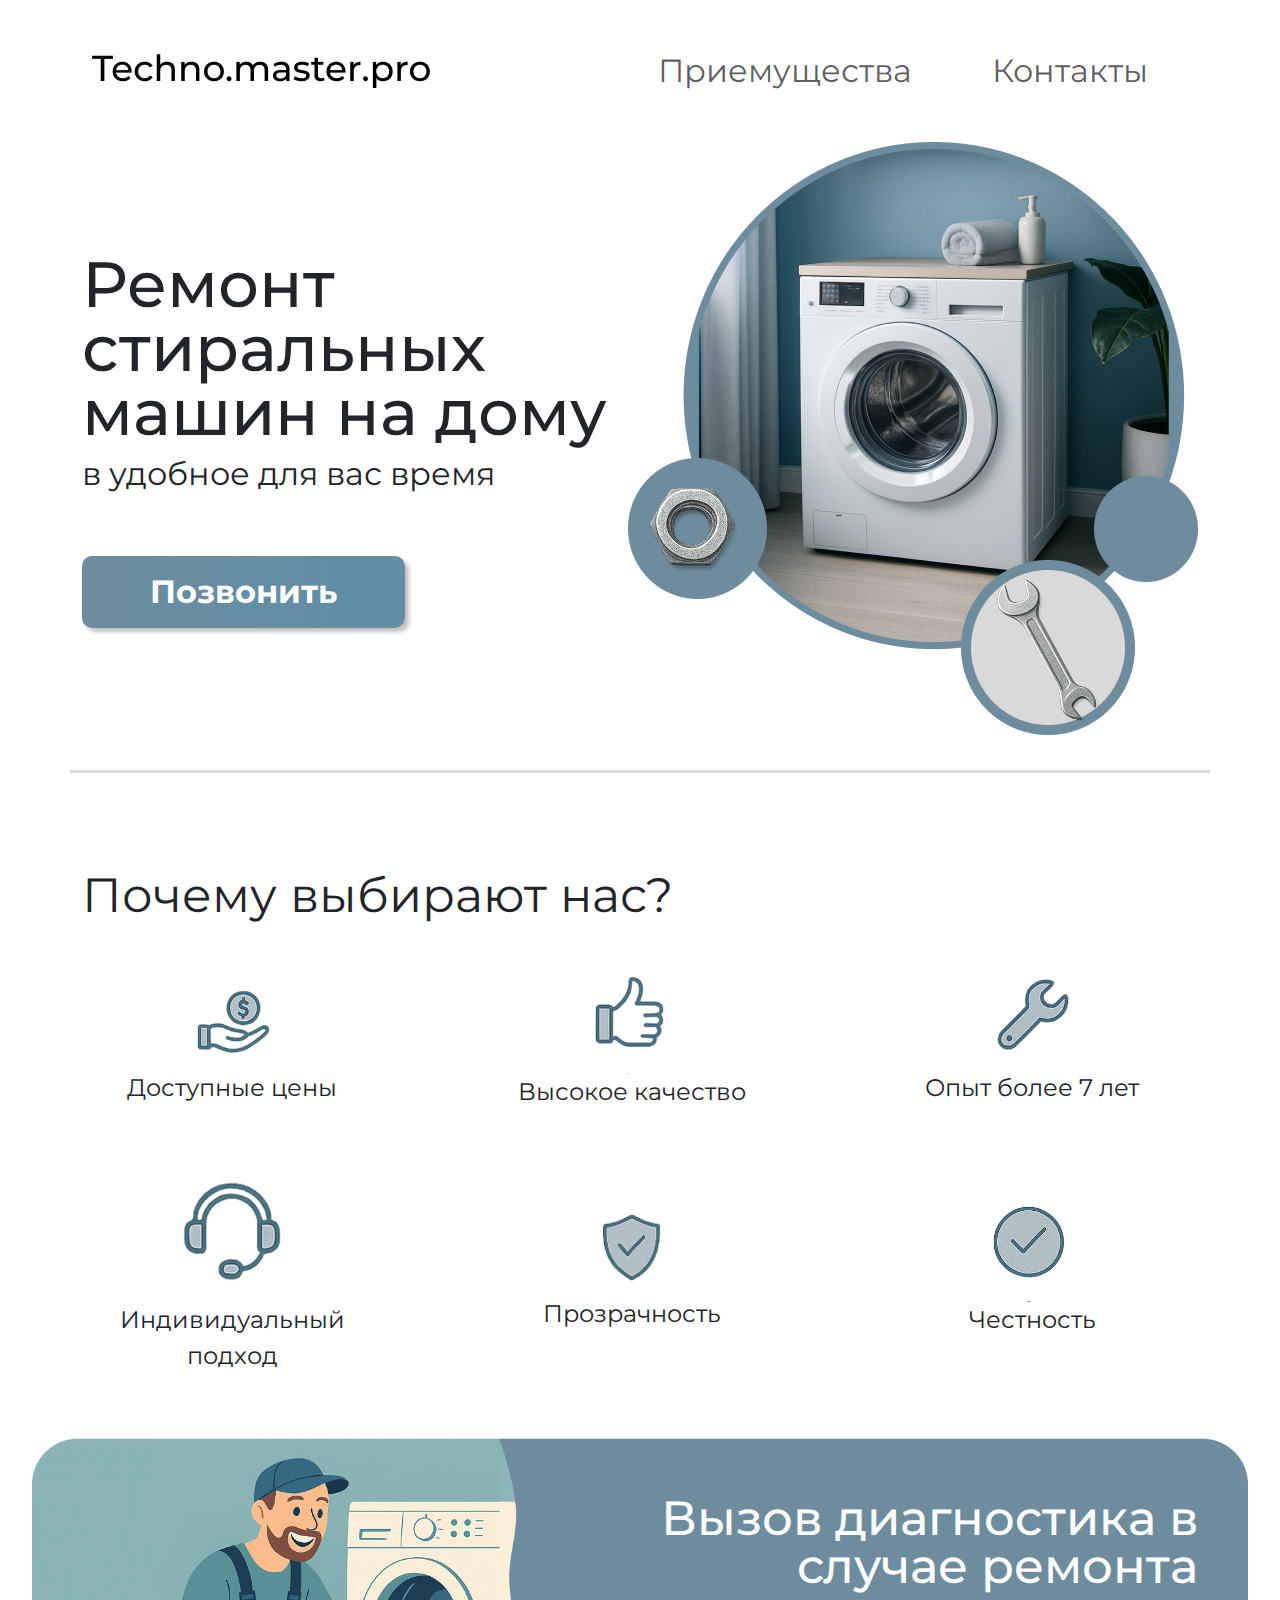
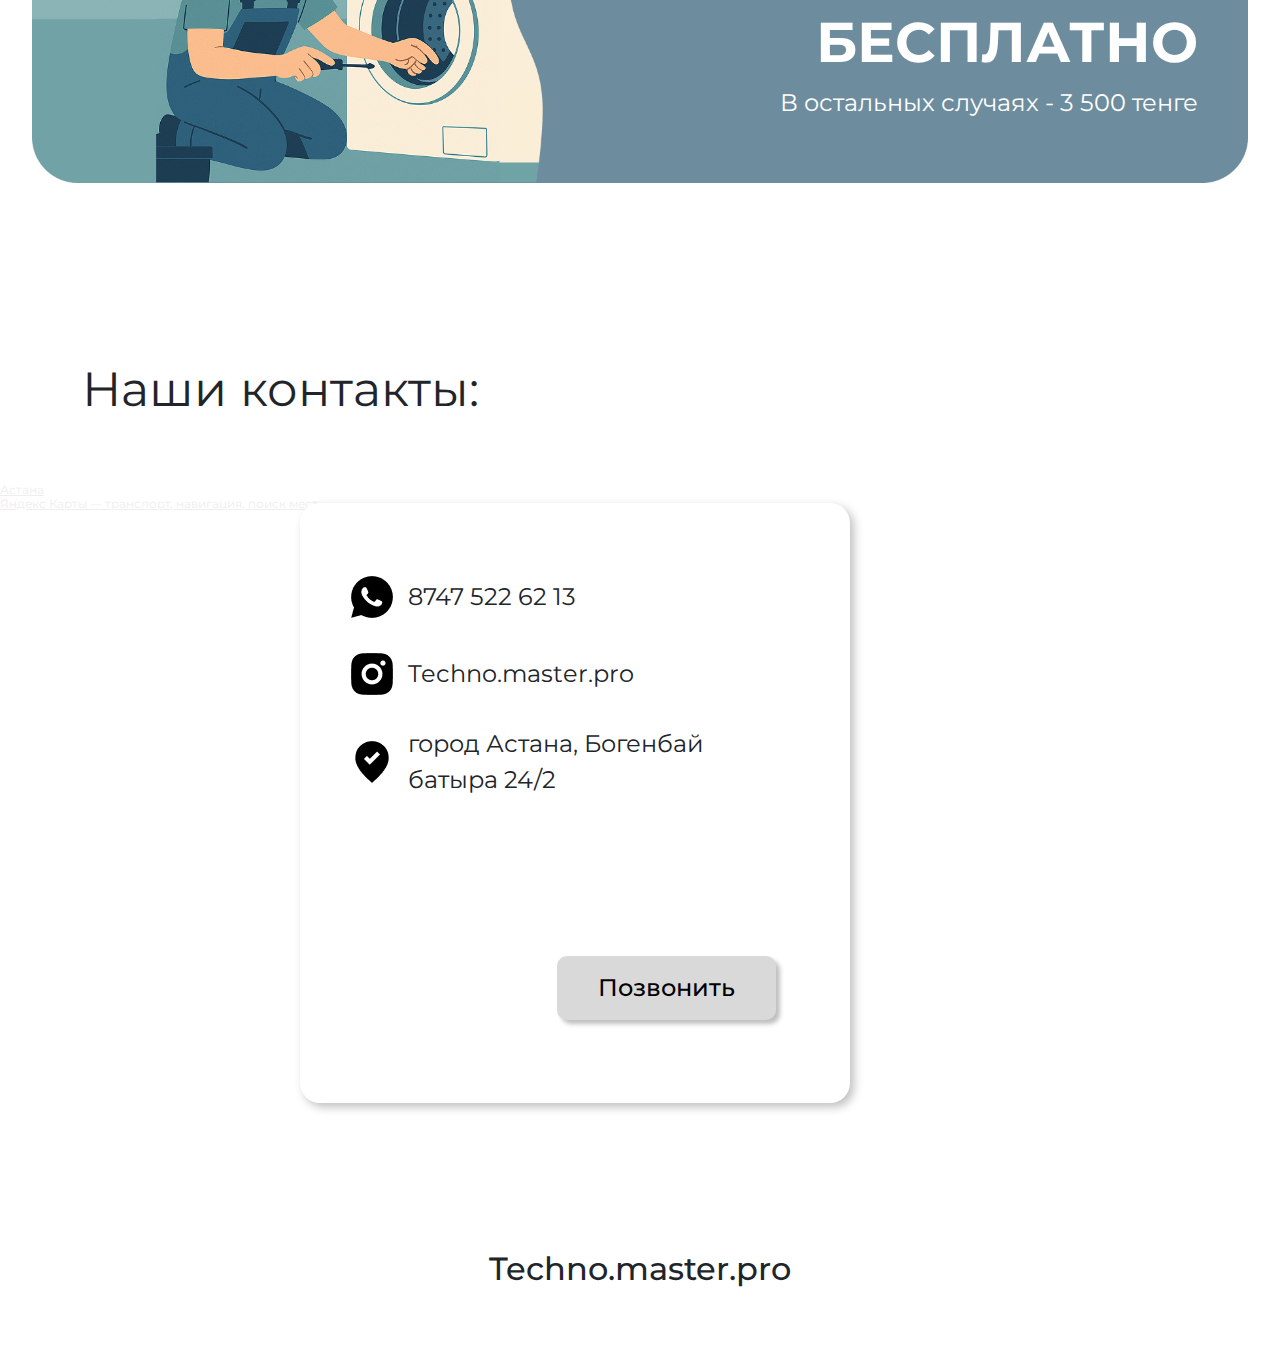
<file: index.html>
<!DOCTYPE html>
<html lang="en">

<head>
    <meta charset="UTF-8">
    <meta name="viewport" content="width=device-width, initial-scale=1.0">
    <link rel="shortcut icon" href="assets/img/logo-meta.ico">
    <title>Ремонт стиральных машин в Астане - Techno.master.pro</title>
    <meta name="description"
        content="Качественный ремонт стиральных машин по лучшим ценам в Астане. Бесплатная диагностика в случае ремонта в Казахстане.">
    <meta name="keywords"
        content="Ремонт стиральных машин, ремонт техники в Астане, диагностика стиральных машин, сломалась стиральная машина, починить стиральную машину Астана, Techno.master.pro">
    <link rel="stylesheet" href="assets/css/style.css">
    <link rel="stylesheet" href="https://cdn.jsdelivr.net/npm/bootstrap@5.3.7/dist/css/bootstrap.min.css">
</head>

<body>
    <nav class="navbar container navbar-expand-lg">
        <div class="container-fluid">
            <a class="navbar-brand" href="#">
                <img src="assets/img/logo.png" alt="logo">
            </a>
            <button class="navbar-toggler" type="button" data-bs-toggle="collapse" data-bs-target="#navbarNav"
                aria-controls="navbarNav" aria-expanded="false" aria-label="Toggle navigation">
                <span class="navbar-toggler-icon"></span>
            </button>
            <div class="collapse navbar-collapse" id="navbarNav">
                <ul class="navbar-nav">
                    <li class="nav-item">
                        <a class="nav-link" href="#why">Приемущества</a>
                    </li>
                    <li class="nav-item">
                        <a class="nav-link" href="#contacts">Контакты</a>
                    </li>
                </ul>
            </div>
        </div>
    </nav>

    <section class="banner container">
        <div class="banner__left">
            <div class="banner__header">
                Ремонт стиральных машин на дому
            </div>
            <div class="banner__description">
                в удобное для вас время
            </div>
            <button class="banner__button button">
                <a href="tel:87475226213">Позвонить</a>
            </button>
        </div>
        <div class="banner__right">
            <img src="assets/img/banner.png" alt="banner">
        </div>

    </section>

    <div class="hr container">
    </div>

    <section class="why container">
        <div class="why__header header_2" id="why">
            Почему выбирают нас?
        </div>
        <div class="why__items">
            <div class="why__items-top">
                <div class="why__item">
                    <img src="assets/img/item-4.png" alt="item-4">
                    <div class="why__item-text">Доступные цены</div>
                </div>
                <div class="why__item">
                    <img src="assets/img/item-5.png" alt="item-5">
                    <div class="why__item-text">Высокое качество</div>
                </div>
                <div class="why__item">
                    <img src="assets/img/item-6.png" alt="item-6">
                    <div class="why__item-text">Опыт более 7 лет</div>
                </div>
                <div class="why__item">
                    <img src="assets/img/item-1.png" alt="item-1">
                    <div class="why__item-text">Индивидуальный подход</div>
                </div>
                <div class="why__item">
                    <img src="assets/img/item-2.png" alt="item-2">
                    <div class="why__item-text">Прозрачность</div>
                </div>
                <div class="why__item">
                    <img src="assets/img/item-3.png" alt="item-3">
                    <div class="why__item-text">Честность</div>
                </div>
            </div>
        </div>
    </section>

    <section class="diagnostics">
        <div class="container">
            <div class="diagnostics__desk">
                <div class="diagnostics__info">
                    Вызов диагностика в <br>случае ремонта
                </div>
                <div class="diagnostics__info-free">
                    БЕСПЛАТНО
                </div>
                <div class="diagnostics__info-price">
                    В остальных случаях - 3 500 тенге
                </div>
            </div>
        </div>
        <div class="diagnostics__mobile">
            <img src="assets/img/why-mobile.png" alt="diagnostics">
        </div>

    </section>

    <section class="contacts" id="contacts">
        <div class="container">
            <div class="contacts__header header_2">
                Наши контакты:
            </div>
        </div>
        <div id="desk-map" style="position:relative;overflow:hidden;"><a
                href="https://yandex.ru/maps/163/astana/?utm_medium=mapframe&utm_source=maps"
                style="color:#eee;font-size:12px;position:absolute;top:0px;">Астана</a><a
                href="https://yandex.ru/maps/163/astana/house/bogenbay_batyr_dangghyly_24_2/Y0gYcgdhQUYBQFtrfX12cnlrZQ==/?ll=71.401835%2C51.173581&utm_medium=mapframe&utm_source=maps&z=17.12"
                style="color:#eee;font-size:12px;position:absolute;top:14px;">Яндекс Карты — транспорт, навигация, поиск
                мест</a><iframe
                src="https://yandex.ru/map-widget/v1/?ll=71.401835%2C51.173581&mode=search&ol=geo&ouri=ymapsbm1%3A%2F%2Fgeo%3Fdata%3DCgoxNDQyMjA0MjkxElLSmtCw0LfQsNKb0YHRgtCw0L0sINCQ0YHRgtCw0L3QsCwg0JHTqdCz0LXQvdCx0LDQuSDQsdCw0YLRi9GAINC00LDSo9KT0YvQu9GLLCAyNC8yIgoNvc2OQhW_sUxC&z=17.12"
                width="100%" height="700" frameborder="1" allowfullscreen="true" style="position:relative;"></iframe>
        </div>

        <div class="contacts__label">
            <div class="contacts__whatsapp">
                <img src="assets/img/whatsapp.png" alt="whatsapp">
                8747 522 62 13
            </div>

            <div class="contacts__inst">
                <img src="assets/img/instagram.png" alt="instagram">
                Techno.master.pro
            </div>

            <div class="contacts__map">
                <img src="assets/img/map.png" alt="phone">
                город Астана,
                Богенбай батыра 24/2
            </div>

            <button class="contacts__button grey-btn">
                <a href="tel:87475226213">Позвонить</a>
            </button>
        </div>
    </section>

    <footer class="footer">
        Techno.master.pro
    </footer>

    <script src="https://cdn.jsdelivr.net/npm/bootstrap@5.3.7/dist/js/bootstrap.bundle.min.js"></script>
</body>

</html>
</file>
<file: assets/css/style.css>
@import url("https://fonts.googleapis.com/css2?family=Montserrat:ital,wght@0,100..900;1,100..900&display=swap");
* {
  padding: 0;
  margin: 0;
  box-sizing: border-box;
  font-family: "Montserrat";
  text-decoration: none;
  list-style: none;
}

body {
  scroll-behavior: smooth;
}

a {
  color: #000;
  transition: color 1s ease;
}
a:hover {
  color: #6d8d9e;
}

.button {
  box-shadow: 4px 4px 4px 0 rgba(0, 0, 0, 0.25);
  background: linear-gradient(90deg, #6d8d9e 0%, #5e8ea8 100%);
  border-radius: 10px;
  border: 2px solid #6d8d9e;
  font-weight: 700;
  font-size: 32px;
  color: #fff;
  padding: 10px 66px;
}
.button:hover, .button:active {
  background: #fff;
  cursor: pointer;
}
@media (max-width: 1100px) {
  .button {
    font-size: 24px;
  }
}

.grey-btn:hover,
.grey-btn:active {
  background: 0;
  border: 1px solid #555;
  cursor: pointer;
}

.container {
  max-width: 1300px;
  margin: 0 auto;
  padding: 0 10px;
}
@media (max-width: 1300px) {
  .container {
    max-width: 900px;
  }
}

.hr {
  background: #d9d9d9;
  height: 3px;
  width: 100%;
  margin-bottom: 86px;
}

.header_2 {
  font-size: 48px;
}
@media (max-width: 1100px) {
  .header_2 {
    font-size: 32px !important;
  }
}
@media (max-width: 600px) {
  .header_2 {
    font-size: 24px;
  }
}

.navbar {
  padding: 47px 10px !important;
}
@media (max-width: 1100px) {
  .navbar img {
    max-width: 200px;
  }
}
@media (max-width: 600px) {
  .navbar img {
    max-width: 150px;
  }
}

.nav-link {
  font-size: 32px !important;
  padding: 0 40px !important;
}
@media (max-width: 1100px) {
  .nav-link {
    font-size: 24px !important;
  }
}
@media (max-width: 600px) {
  .nav-link {
    font-size: 16px !important;
  }
}

.navbar-collapse {
  justify-content: flex-end !important;
}

.banner {
  display: flex;
  justify-content: space-between;
  align-items: center;
  margin-bottom: 32px;
}
@media (max-width: 900px) {
  .banner {
    flex-direction: column-reverse;
    text-align: center;
    gap: 29px;
  }
}
.banner__header {
  font-weight: 500;
  font-size: 64px;
  margin-bottom: 6px;
  line-height: 64px;
}
@media (max-width: 1100px) {
  .banner__header {
    font-size: 36px;
    line-height: 36px;
  }
}
@media (max-width: 600px) {
  .banner__header {
    font-size: 32px;
    line-height: 32px;
  }
}
.banner__description {
  font-size: 32px;
  margin-bottom: 58px;
}
@media (max-width: 1100px) {
  .banner__description {
    font-size: 24px;
    margin-bottom: 32px;
  }
}
.banner__button:hover > a, .banner__button:active > a {
  color: #6d8d9e;
}
@media (max-width: 1100px) {
  .banner img {
    max-width: 300px;
  }
}
.banner a {
  color: #fff;
  text-decoration: none;
}

.why__items-top, .why__items-bottom {
  display: flex;
  gap: 48px 100px;
  align-items: center;
  margin-bottom: 64px;
  flex-wrap: wrap;
}
@media (max-width: 1100px) {
  .why__items-top, .why__items-bottom {
    gap: 32px 5px;
  }
}
@media (max-width: 900px) {
  .why__items-top, .why__items-bottom {
    justify-content: space-around;
  }
}
.why__item {
  text-align: center;
  font-size: 24px;
  width: 300px;
}
@media (max-width: 430px) {
  .why__item {
    max-width: 150px;
  }
}
@media (max-width: 330px) {
  .why__item {
    max-width: 100px;
    word-break: break-all;
  }
}
.why__item img {
  max-width: 100px;
}
@media (max-width: 600px) {
  .why__item img {
    max-width: 60px;
  }
}
.why__header {
  margin-bottom: 32px;
}
@media (max-width: 900px) {
  .why__item {
    font-size: 16px;
    width: 200px;
  }
}

.diagnostics {
  width: 95%;
  height: 515px;
  background: url("../img/bg.png");
  background-size: 100%;
  background-repeat: no-repeat;
  padding: 56px 10px;
  margin: 0 auto;
  margin-bottom: 86px;
}
@media (max-width: 1500px) {
  .diagnostics {
    margin-bottom: 0;
  }
}
@media (max-width: 1200px) {
  .diagnostics {
    height: 300px;
    padding: 24px 30px;
    margin-bottom: 16px;
  }
}
@media (max-width: 900px) {
  .diagnostics {
    height: 255px;
  }
}
@media (max-width: 600px) {
  .diagnostics {
    background: none;
    height: 100%;
    padding: 0;
  }
}
.diagnostics img {
  width: 100%;
}
.diagnostics__info {
  font-weight: 500;
  font-size: 48px;
  text-align: right;
  color: #fff;
  margin-bottom: 10px;
  line-height: 48px;
}
@media (max-width: 1100px) {
  .diagnostics__info {
    font-size: 24px;
    line-height: 24px;
  }
}
.diagnostics__info-free {
  text-shadow: 4px 4px 4px 0 rgba(255, 255, 255, 0.25);
  font-weight: 700;
  font-size: 56px;
  color: #fff;
  text-align: right;
  margin-bottom: 1px;
}
@media (max-width: 1100px) {
  .diagnostics__info-free {
    font-size: 32px;
  }
}
.diagnostics__info-price {
  font-size: 24px;
  color: #fff;
  text-align: right;
}
@media (max-width: 1100px) {
  .diagnostics__info-price {
    font-size: 16px;
  }
}
@media (max-width: 600px) {
  .diagnostics__desk {
    display: none;
  }
}
.diagnostics__mobile {
  text-align: center;
}
@media (min-width: 600px) {
  .diagnostics__mobile {
    display: none;
  }
}

.contacts {
  position: relative;
}
.contacts__header {
  margin-bottom: 56px;
}
.contacts__label {
  width: 550px;
  height: 600px;
  background: #fff;
  box-shadow: 4px 4px 10px 0 rgba(0, 0, 0, 0.25);
  border-radius: 20px;
  padding: 69px 47px;
  position: absolute;
  top: 150px;
  left: 300px;
  z-index: 100;
}
@media (max-width: 900px) {
  .contacts__label {
    height: 500px;
    width: 400px;
    left: 100px;
    padding: 32px 24px;
  }
}
@media (max-width: 500px) {
  .contacts__label {
    height: 512px;
    width: 262px;
    left: 20%;
    padding: 32px 24px;
    text-align: center;
  }
}
@media (max-width: 330px) {
  .contacts__label {
    left: 5%;
  }
}
.contacts__label a {
  color: #000;
  text-decoration: none;
}
.contacts__whatsapp, .contacts__map, .contacts__inst {
  display: flex;
  align-items: center;
  gap: 11px;
  font-size: 24px;
  margin-bottom: 27px;
}
@media (max-width: 500px) {
  .contacts__whatsapp, .contacts__map, .contacts__inst {
    flex-direction: column;
    font-size: 16px;
  }
}
.contacts__button {
  box-shadow: 4px 4px 4px 0 rgba(0, 0, 0, 0.25);
  background: #d9d9d9;
  border-radius: 10px;
  padding: 14px 41px;
  border: 0;
  margin: 131px 0 0 210px;
  font-weight: 500;
  font-size: 24px;
  transition: all 1s ease;
}
@media (max-width: 900px) {
  .contacts__button {
    margin: 32px 0 0 0;
  }
}
@media (max-width: 500px) {
  .contacts__button {
    font-size: 16px;
  }
}

#desk-map {
  margin-bottom: 57px;
}
@media (max-width: 900px) {
  #desk-map {
    margin-bottom: 24px;
  }
}

.footer {
  display: flex;
  justify-content: center;
  font-weight: 500;
  font-size: 32px;
  margin-bottom: 64px;
}
@media (max-width: 900px) {
  .footer {
    margin: 0 0 16px 0;
    font-size: 16px;
  }
}/*# sourceMappingURL=style.css.map */
</file>
